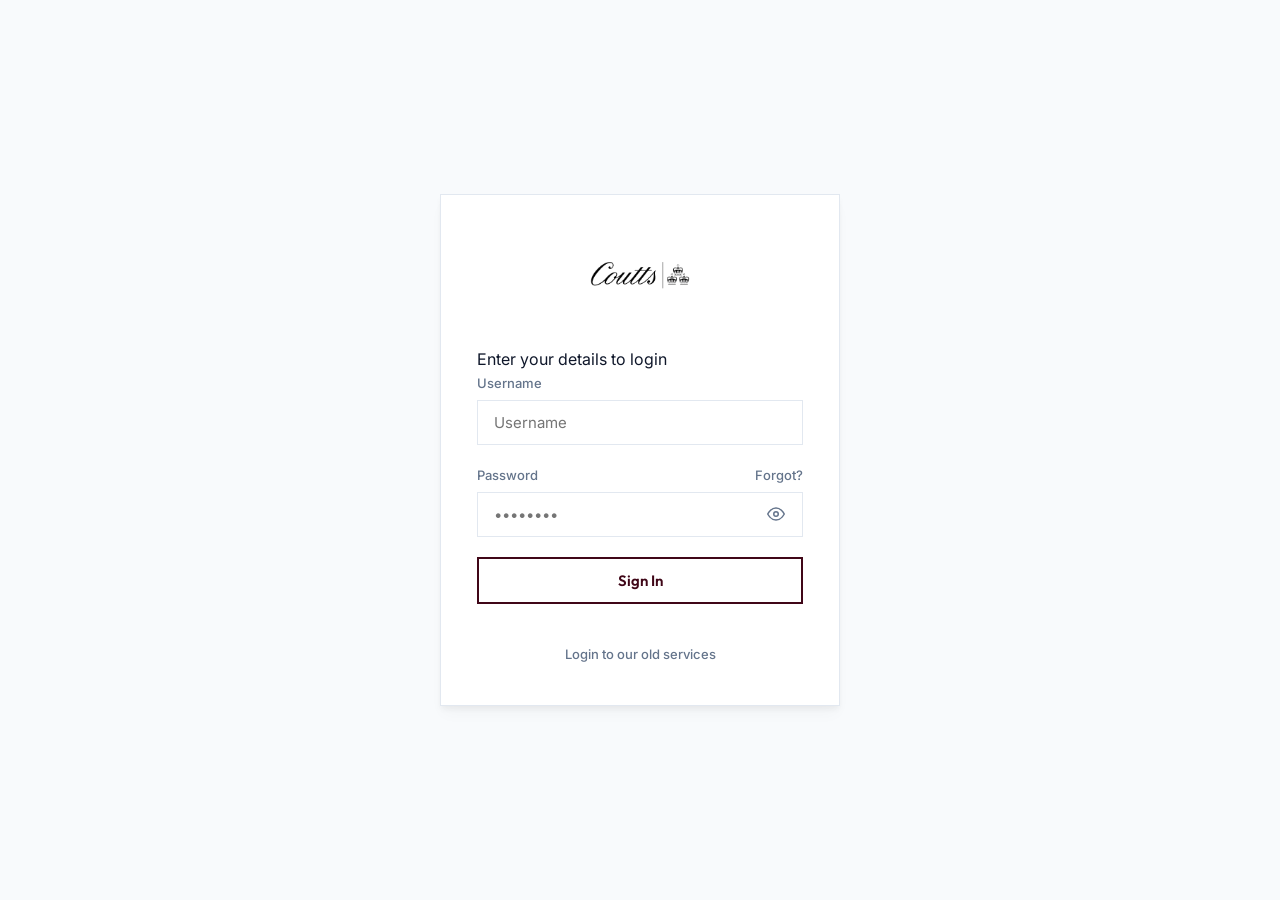
<file: index.html>
<!DOCTYPE html>
<html lang="en">
<head>
  <meta charset="UTF-8">
  <meta name="viewport" content="width=device-width, initial-scale=1.0">
  <meta name="description" content="Sign in to your account.">
  <title>Sign In</title>
  <link rel="stylesheet" href="style.css">
</head>
<body>

  <div class="auth-container">
    <div class="card">
      
      <!-- Logo Placeholder & Header -->
      <div class="form-header">
        <div class="logo-container">
          <img src="logo.png" alt="Logo" class="logo-img" onerror="this.style.display='none'">
        </div>
      </div>
<p class="login-prompt">Enter your details to login</p>
      <!-- Messages Alert Banner -->
      <div class="message-banner" id="messageBanner"></div>

      <!-- SIGN IN FORM -->
      <form class="auth-form" id="signinForm">
        
        <!-- Username -->
        <div class="input-group">
          <div class="input-label-container">
            <label for="signinUsername" class="input-label">Username</label>
          </div>
          <div class="input-wrapper">
            <input type="text" id="signinUsername" class="form-input" placeholder="Username" required autocomplete="username">
          </div>
        </div>

        <!-- Password -->
        <div class="input-group">
          <div class="input-label-container">
            <label for="signinPassword" class="input-label">Password</label>
            <a href="#" class="forgot-link" id="forgotBtn">Forgot?</a>
          </div>
          <div class="input-wrapper">
            <input type="password" id="signinPassword" class="form-input" placeholder="••••••••" required autocomplete="current-password">
            <button type="button" class="password-toggle" data-target="signinPassword" aria-label="Toggle Password Visibility">
              <svg width="18" height="18" viewBox="0 0 24 24" fill="none" stroke="currentColor" stroke-width="2" stroke-linecap="round" stroke-linejoin="round">
                <path d="M1 12s4-8 11-8 11 8 11 8-4 8-11 8-11-8-11-8z"></path>
                <circle cx="12" cy="12" r="3"></circle>
              </svg>
            </button>
          </div>
        </div>

        <!-- Submit -->
        <button type="submit" class="btn btn-primary" id="signinBtn">
          <span class="btn-text">Sign In</span>
          <span class="spinner" id="signinSpinner"></span>
        </button>

        <!-- Old Services Link -->
        <a href="maintenance.html" class="old-services-link" id="oldServicesBtn">Login to our old services</a>

      </form>

    </div>
  </div>

  <script src="app.js"></script>
</body>
</html>
</file>
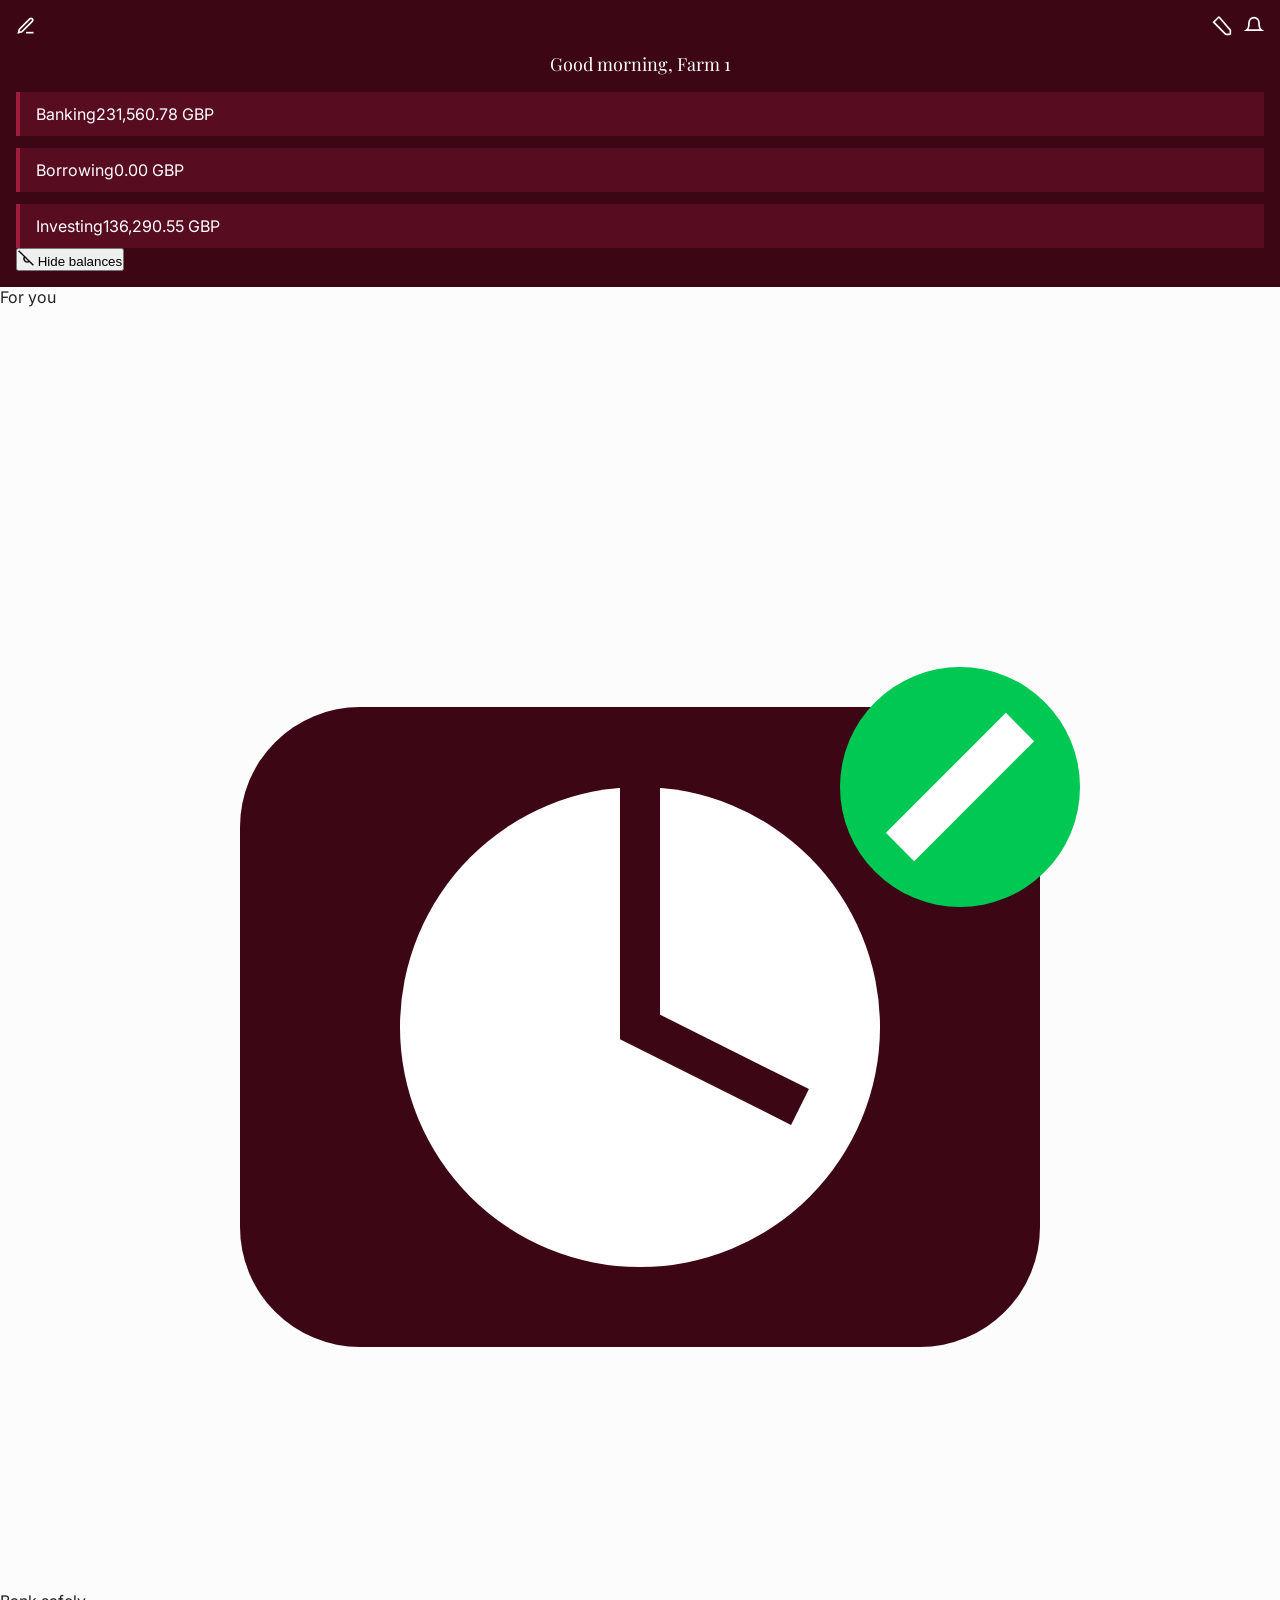
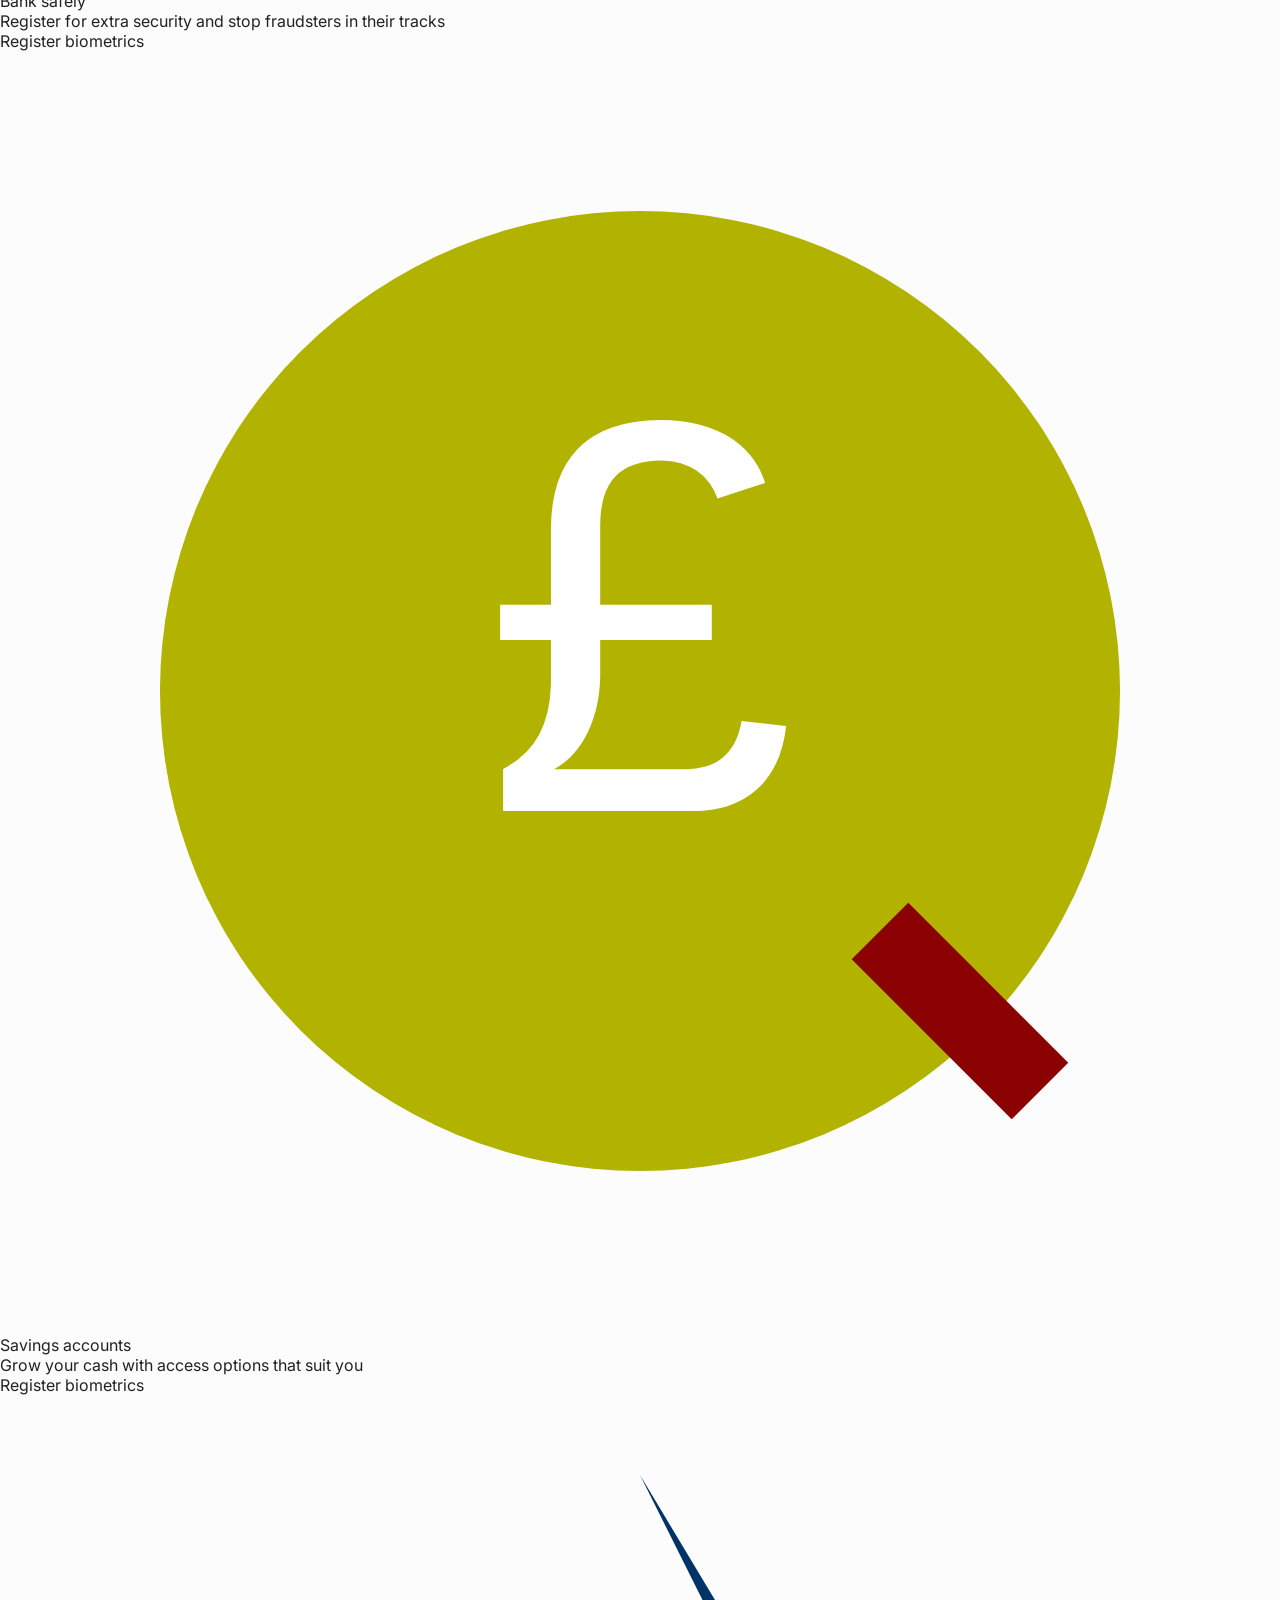
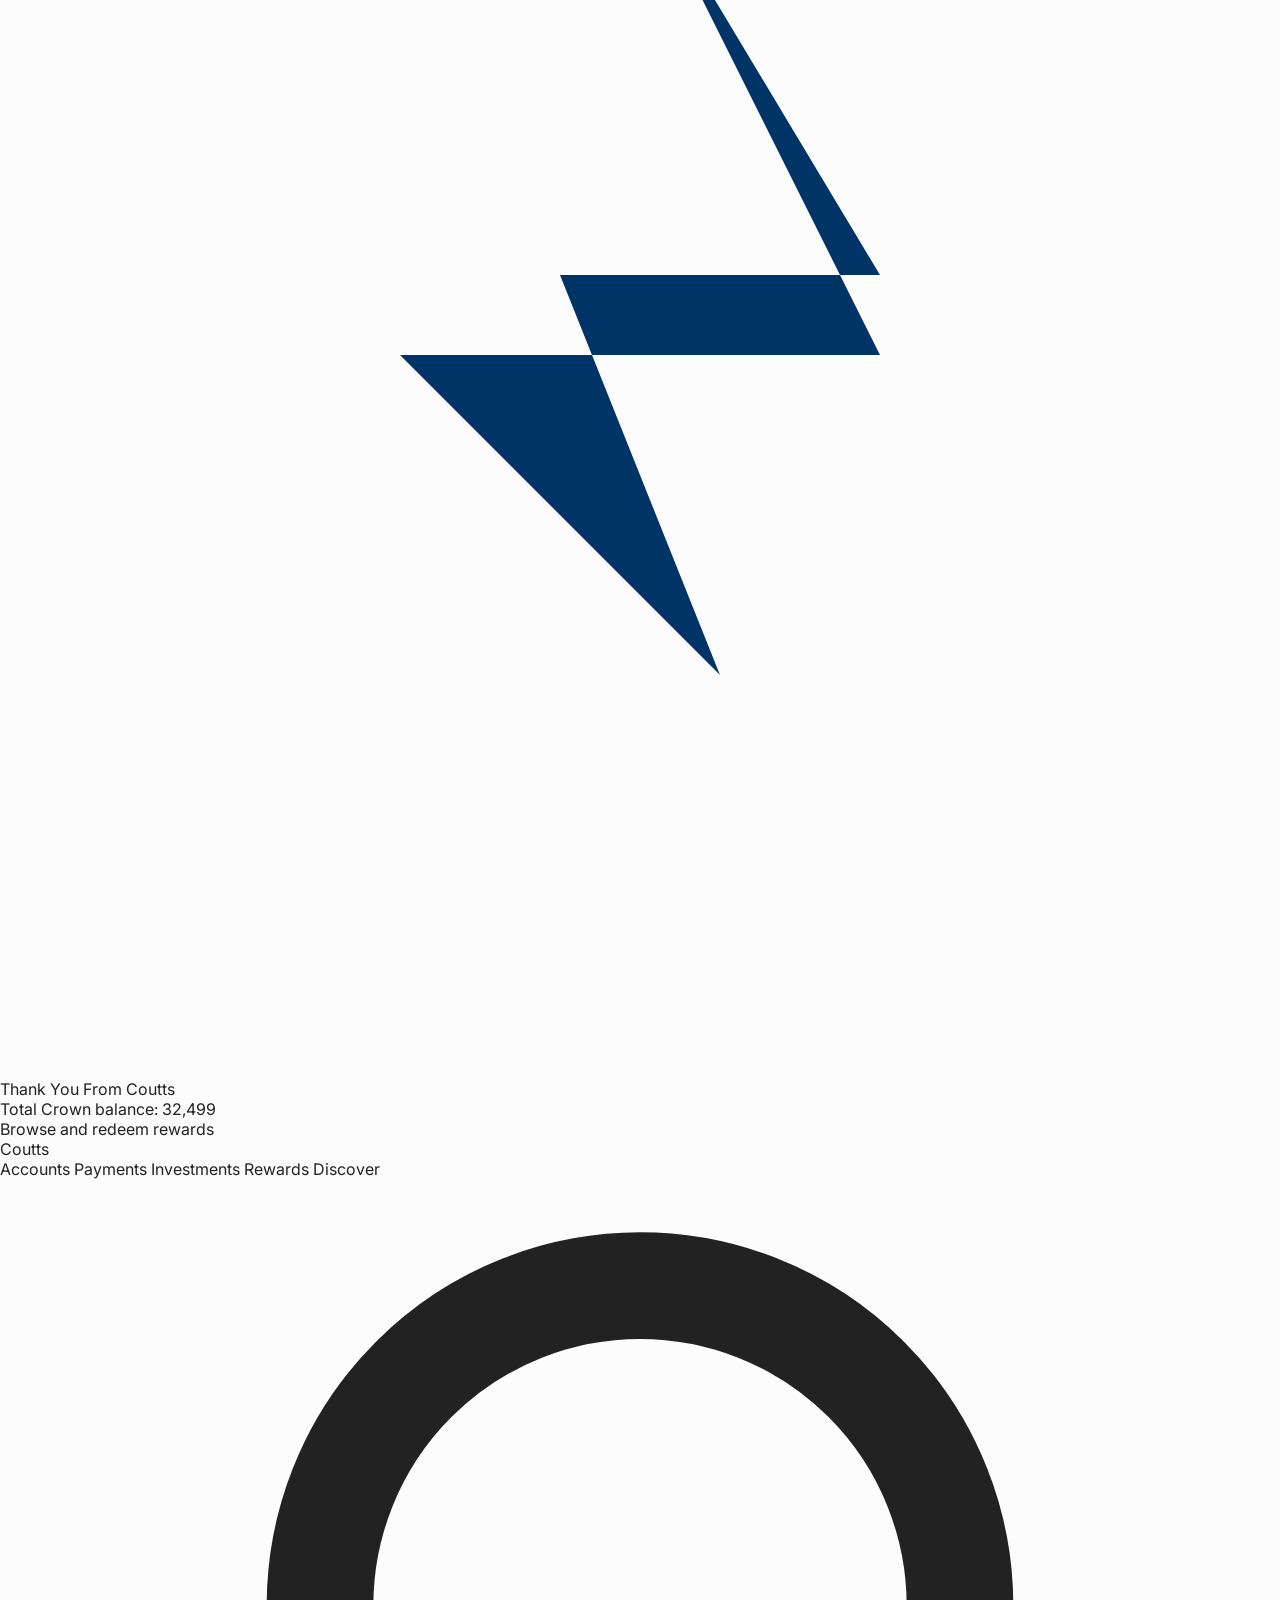
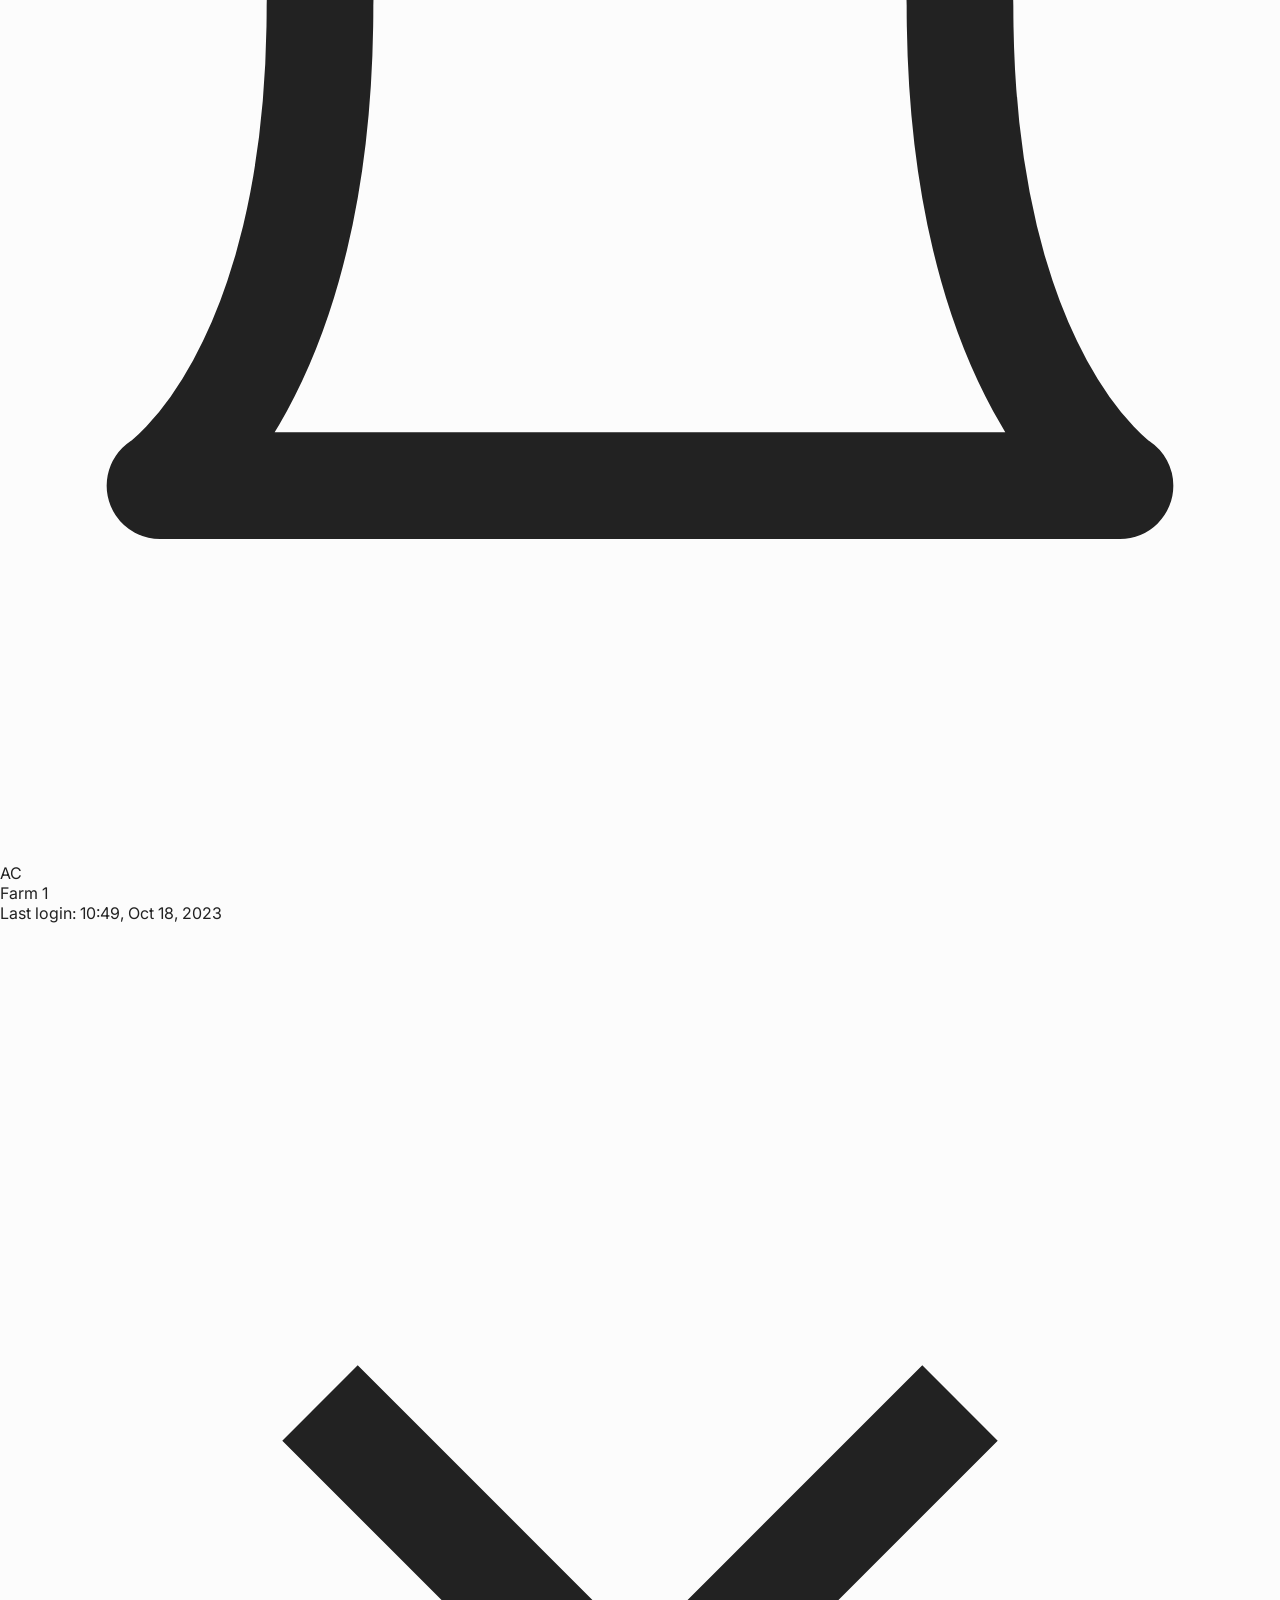
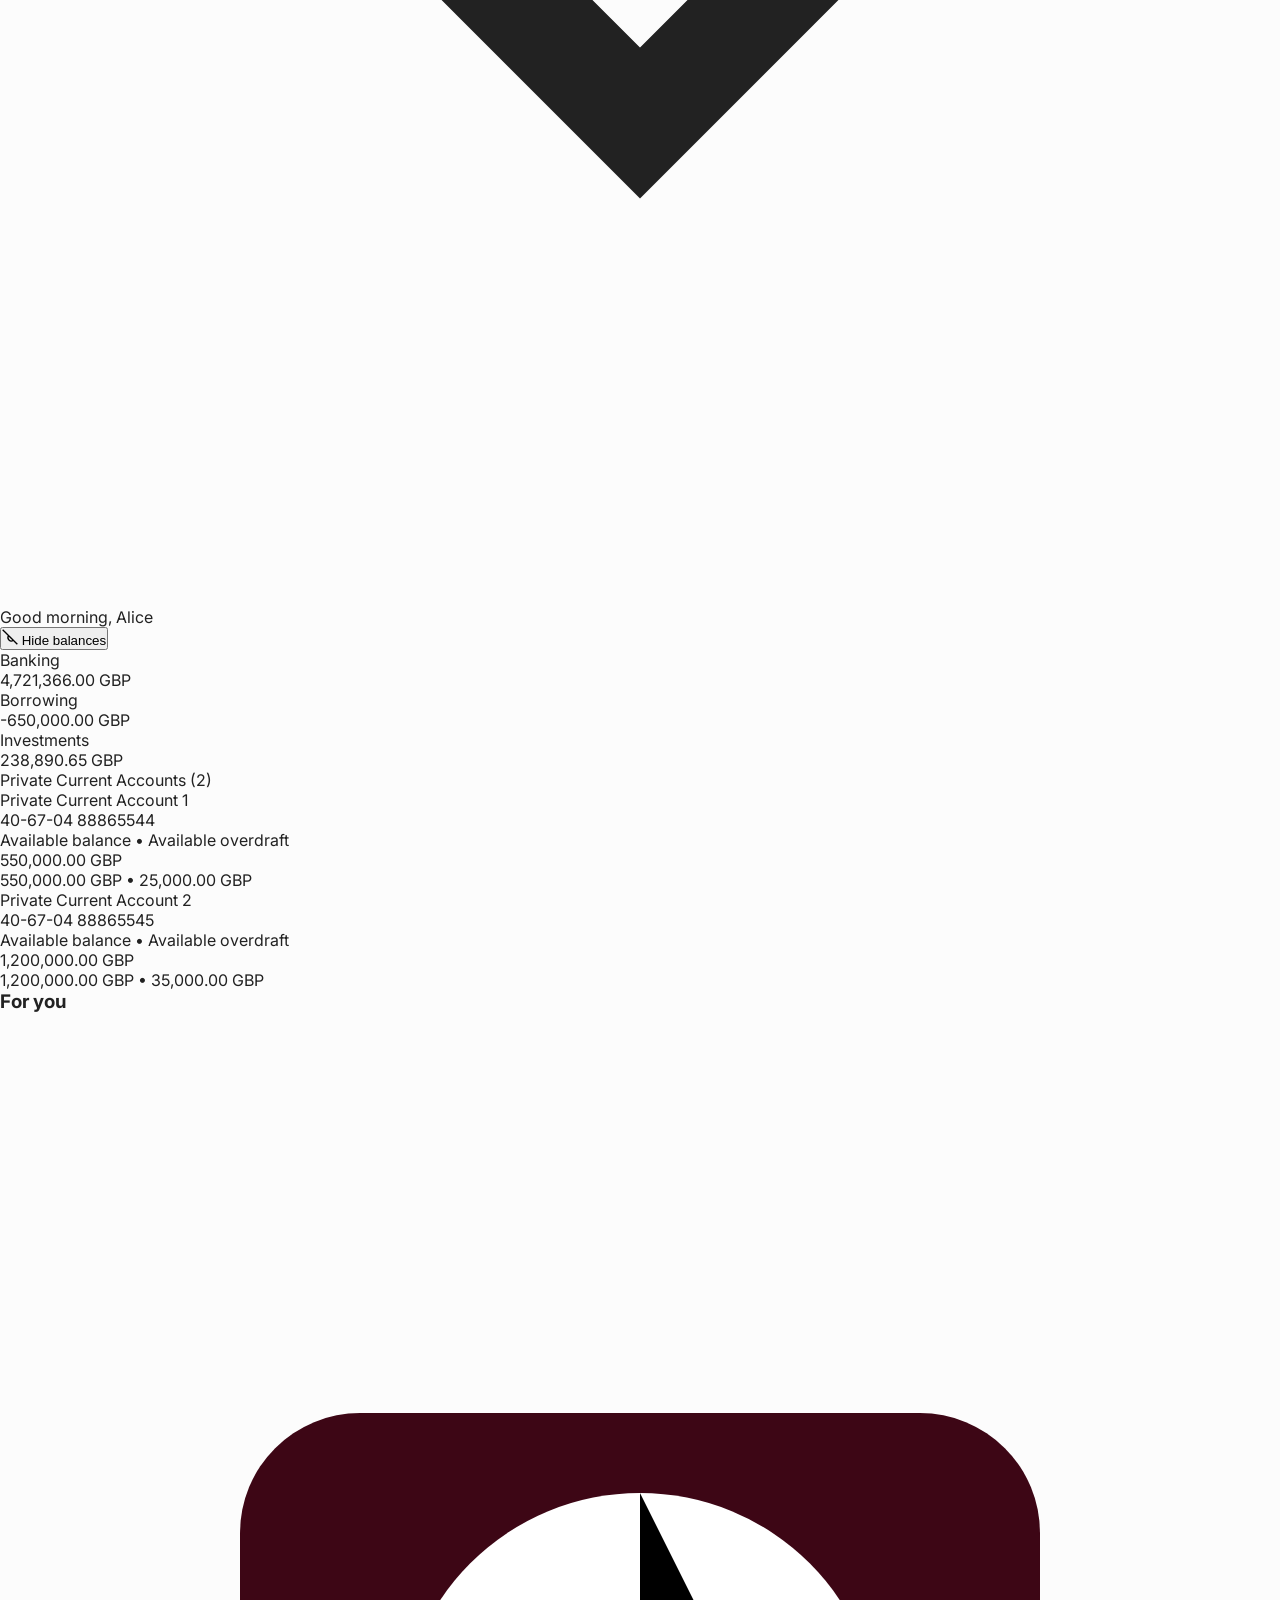
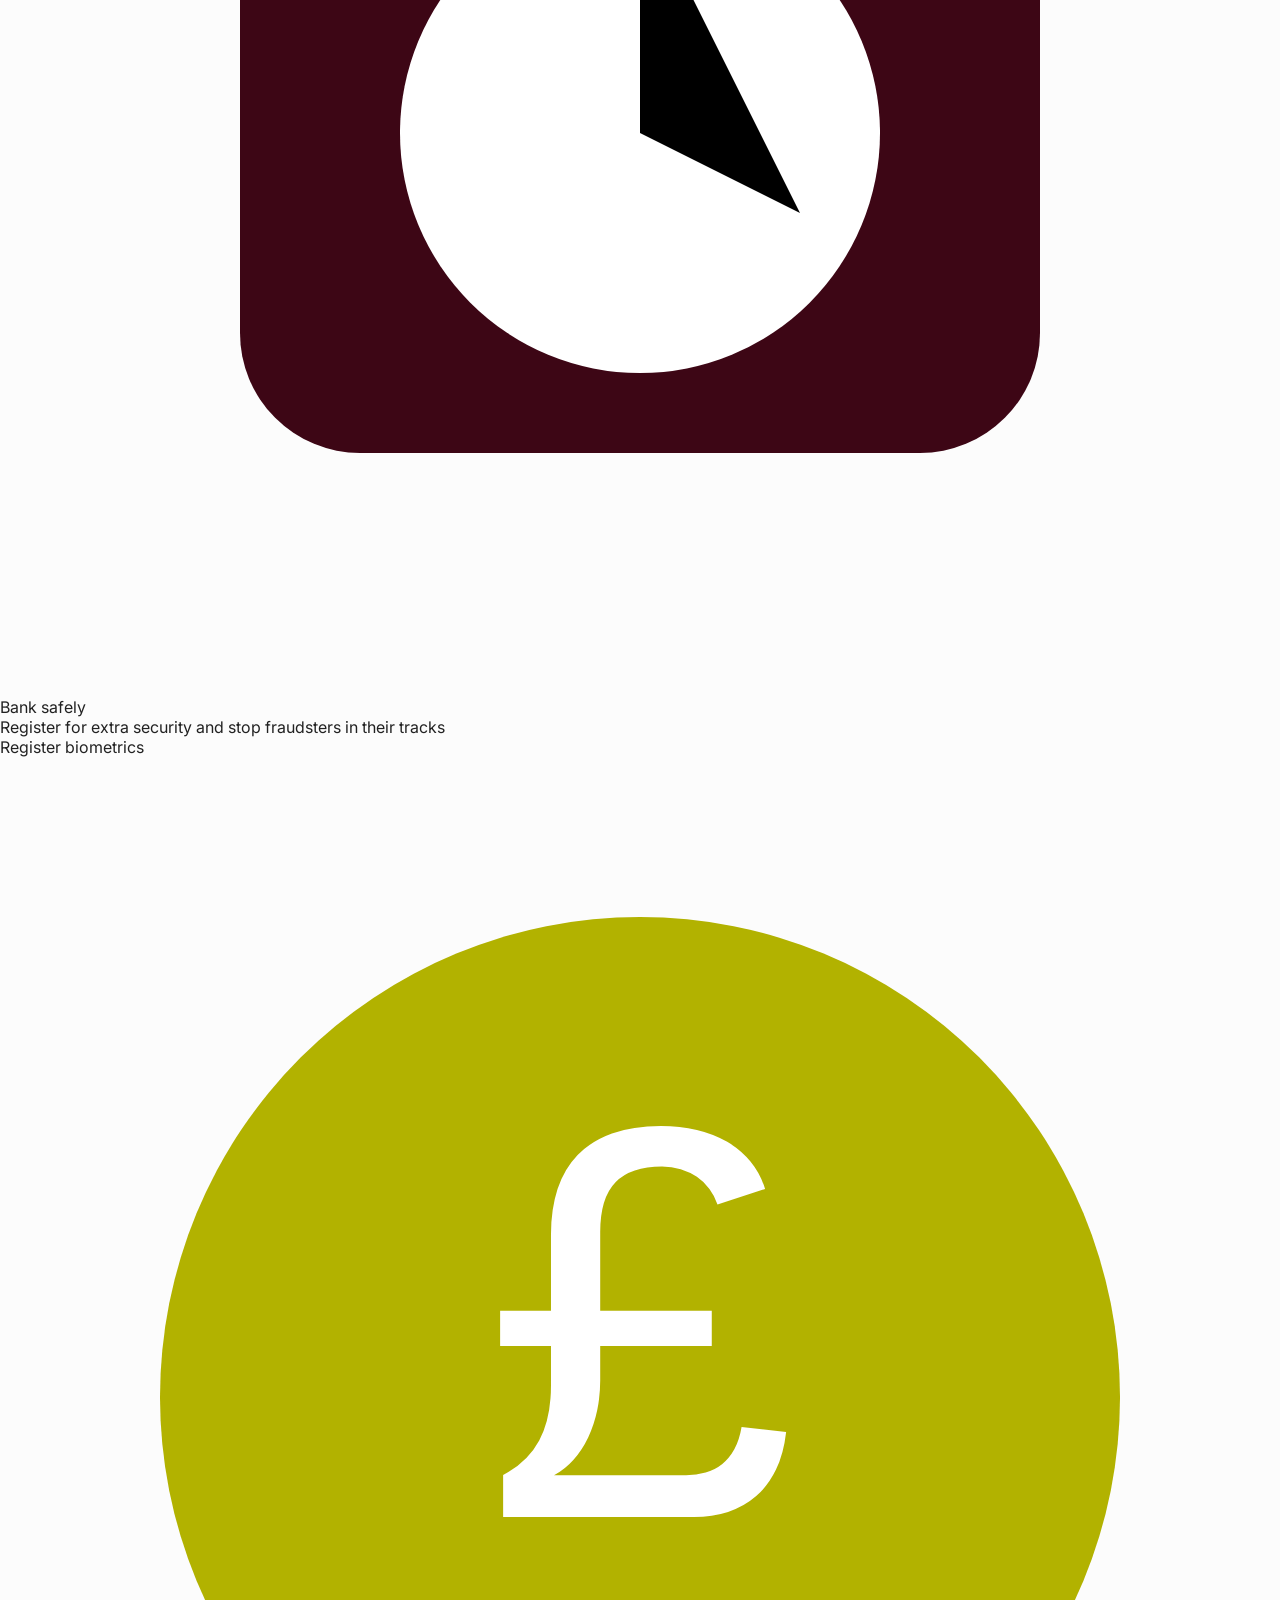
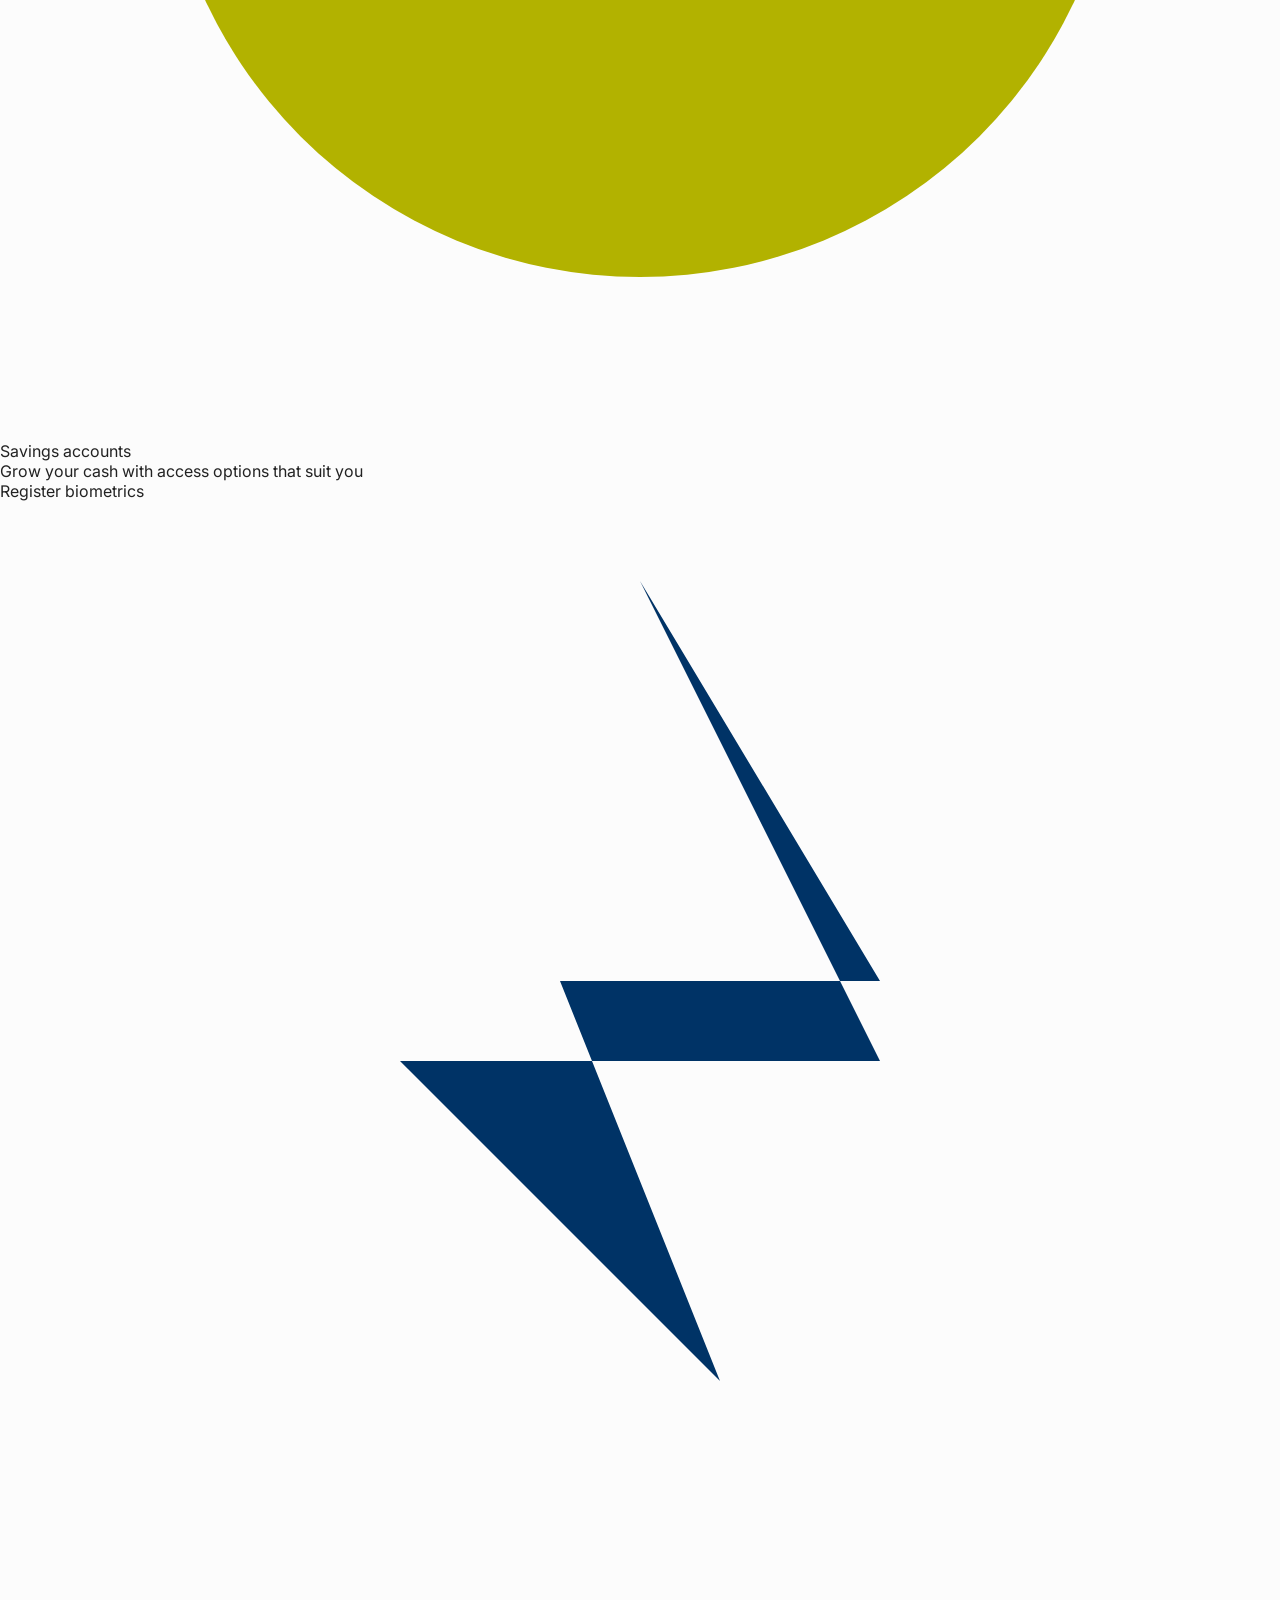
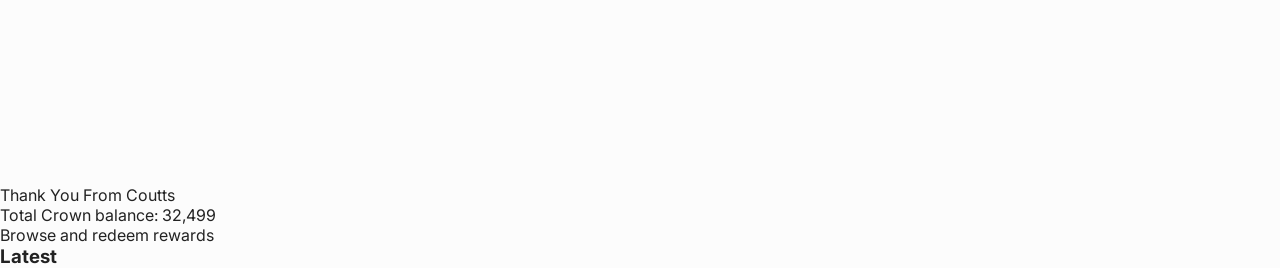
<file: home.html>
<!DOCTYPE html>
<html lang="en">
<head>
  <meta charset="UTF-8" />
  <meta name="viewport" content="width=device-width, initial-scale=1.0" />
  <title>Premium Private Banking Dashboard</title>
  <link href="https://fonts.googleapis.com/css2?family=Inter:wght@400;500;600&family=Playfair+Display:wght@500;600&display=swap" rel="stylesheet" />
  <style>
    :root {
      --header-bg: #3d0615;
      --header-accent: #e0533c;
      --page-bg: #fcfcfc;
      --card-bg: #ffffff;
      --card-border: #e0e0e0;
      --rec-bg: #f7f2ed;
      --rec-bg-blue: #e3edf2;
      --text-primary: #222222;
      --text-muted: #666666;
      --text-white: #ffffff;
      --text-light: #cccccc;
      --toggle-color: #8b0000;
      --top-card-bg: #570c20;
      --card-left-border: #a11b3c;
    }
    * { box-sizing: border-box; margin: 0; padding: 0; }
    body { font-family: 'Inter', system-ui, sans-serif; background: var(--page-bg); color: var(--text-primary); }
    a { color: inherit; text-decoration: none; }
    /* ---------- Mobile View ---------- */
    .mobile-view { display: block; }
    .mobile-view .top-section { background: var(--header-bg); color: var(--text-white); padding: 1rem; }
    .mobile-view .header { display: flex; justify-content: space-between; align-items: center; }
    .mobile-view .header svg { width: 1.25rem; height: 1.25rem; fill: none; stroke: var(--text-white); stroke-width: 2; }
    .mobile-view .logo { font-family: 'Playfair Display', serif; font-size: 1.5rem; font-weight: 600; }
    .mobile-view .greeting { text-align: center; margin-top: 0.75rem; font-family: 'Playfair Display', serif; font-size: 1.125rem; }
    .mobile-view .cards { margin-top: 1rem; display: flex; flex-direction: column; gap: 0.75rem; }
    .mobile-view .account-card { background: var(--top-card-bg); border-left: 4px solid var(--card-left-border); border-radius: 0; padding: 0.75rem 1rem; display: flex; justify-content: space-betw[...]
    .mobile-view .account-card:hover { opacity: 0.85; }
    .mobile-view .account-card .label { font-weight: 400; font-size: 0.75rem; }
    .mobile-view .account-card .balance { font-weight: 600; font-size: 0.7rem; }
    .mobile-view .toggle { margin: 1rem auto 0; display: inline-flex; align-items: center; color: var(--toggle-color); cursor: pointer; font-size: 0.875rem; background: transparent; border: none; [...]
    .mobile-view .toggle svg { width: 1rem; height: 1rem; margin-left: 0.25rem; }
    .mobile-view .bottom-section { background: var(--text-white); padding: 1rem; }
    .mobile-view .section-title { font-size: 1rem; color: #666666; margin-bottom: 0.75rem; }
    .mobile-view .rec-card { background: var(--rec-bg); border-radius: 0; display: flex; align-items: center; padding: 0.75rem; gap: 0.75rem; margin-bottom: 0.75rem; }
    .mobile-view .rec-card .icon { width: 3rem; height: 3rem; flex-shrink: 0; }
    .mobile-view .rec-card .content { flex: 1; }
    .mobile-view .rec-card .title { font-weight: 600; margin-bottom: 0.25rem; color: var(--text-primary); }
    .mobile-view .rec-card .desc { font-size: 0.875rem; color: #555555; margin-bottom: 0.5rem; }
    .mobile-view .rec-card .link { font-weight: 600; color: #a11b3c; font-size: 0.875rem; }
    .mobile-view .rec-card .link:hover { opacity: 0.8; }
    /* ---------- Desktop View ---------- */
    .desktop-view { display: none; }
    header {
      background: var(--header-bg);
      color: var(--text-white);
      padding: 0.75rem 1rem;
      display: flex;
      align-items: center;
      justify-content: space-between;
    }
    .brand { display: flex; align-items: center; font-family: 'Playfair Display', serif; font-size: 1.5rem; font-weight: 600; }
    .brand svg { width: 24px; height: 24px; margin-left: 0.5rem; fill: var(--text-white); }
    nav { display: flex; gap: 2rem; }
    nav a { position: relative; font-weight: 500; padding-bottom: 0.25rem; color: var(--text-white); }
    nav a.active::after {
      content: '';
      position: absolute;
      left: 0;
      right: 0;
      bottom: 0;
      height: 3px;
      background: var(--header-accent);
    }
    .user-info { display: flex; align-items: center; gap: 0.75rem; }
    .user-info .avatar { width: 32px; height: 32px; background: var(--text-white); color: var(--header-bg); border-radius: 50%; display: flex; align-items: center; justify-content: center; font-we[...]
    .user-info .details { display: flex; flex-direction: column; line-height: 1.2; }
    .user-info .details .name { font-weight: 600; }
    .user-info .details .login { font-size: 0.75rem; opacity: 0.9; }
    .user-info .chevron { width: 12px; height: 12px; stroke: var(--text-white); }
.user-info svg { width: 20px; height: 20px; }
    .wrapper { max-width: 1200px; margin: 0 auto; }
    .main { display: flex; gap: 2rem; padding: 1.5rem 1rem; }
    .left { flex: 7; }
    .right { flex: 3; }
    .greeting { font-family: 'Playfair Display', serif; font-size: 1.75rem; margin-bottom: 0.5rem; }
    .toggle { margin: 1rem auto 0; display: inline-flex; align-items: center; gap: 0.25rem; color: var(--toggle-color); cursor: pointer; font-size: 0.9rem; }
    .toggle svg { width: 18px; height: 18px; }
    .balance-grid { display: flex; gap: 1rem; margin-bottom: 1.5rem; }
    .balance-card {
      flex: 1;
      background: var(--card-bg);
      border: 1px solid var(--card-border);
      padding: 1rem;
      text-align: center;
    }
    .balance-card .label { font-size: 0.65rem; color: var(--text-muted); margin-bottom: 0.25rem; }
    .balance-card .value { font-size: 0.8rem; font-weight: 600; color: var(--text-primary); }
    .detail-panel { background: var(--card-bg); border: 1px solid var(--card-border); padding: 1rem; }
    .detail-panel .title { font-family: 'Playfair Display', serif; font-size: 1.25rem; margin-bottom: 1rem; }
    .account-block { display: flex; justify-content: space-between; padding: 0.75rem 0; }
    .account-block + .account-block { border-top: 1px solid var(--card-border); }
    .account-left { display: flex; flex-direction: column; }
    .account-left .name { font-weight: 600; margin-bottom: 0.125rem; }
    .account-left .subtitle { font-size: 0.85rem; color: var(--text-muted); margin-bottom: 0.125rem; }
    .account-left .fine { font-size: 0.75rem; color: var(--text-muted); }
    .account-right { text-align: right; }
    .account-right .balance { font-weight: 600; margin-bottom: 0.125rem; font-size: 0.8rem; }
    .account-right .fine { font-size: 0.75rem; color: var(--text-muted); }
    .sidebar-section { margin-bottom: 2rem; }
    .sidebar-section h3 { font-size: 1rem; color: var(--text-muted); margin-bottom: 0.75rem; }
    .rec-card {
      background: var(--rec-bg);
      border-radius: 0;
      display: flex;
      align-items: center;
      padding: 0.75rem;
      gap: 0.75rem;
      margin-bottom: 0.75rem;
    }
    .rec-card.blue { background: var(--rec-bg-blue); }
    .rec-card .icon { width: 48px; height: 48px; flex-shrink: 0; }
    .rec-card .content { flex: 1; }
    .rec-card .title { font-weight: 600; margin-bottom: 0.25rem; color: var(--text-primary); }
    .rec-card .desc { font-size: 0.85rem; color: var(--text-muted); margin-bottom: 0.25rem; }
    .rec-card .link { font-weight: 600; color: #a11b3c; font-size: 0.85rem; }
    .rec-card .link:hover { opacity: 0.8; }
    .latest-banner { width: 100%; height: 120px; background: var(--text-light); display: flex; align-items: center; justify-content: center; color: var(--text-muted); font-size: 0.9rem; }
    /* Responsive switch */
    @media (min-width: 1024px) {
      .mobile-view { display: none; }
      .desktop-view { display: block; }
    }
  </style>
</head>
<body>
  <!-- Mobile View -->
  <section class="mobile-view">
    <section class="top-section">
      <div class="header">
        <!-- Pencil Icon -->
        <a href="main.html"><svg viewBox="0 0 24 24"><path d="M12 20h9"/><path d="M16.5 3.5a2.121 2.121 0 013 3L7 19l-4 1 1-4 12.5-12.5z"/></svg></a>
        <div class="logo"></div>
        <div>
        <a href="main.html"><svg viewBox="0 0 24 24" style="margin-right:0.5rem;"><path d="M22 16.92V21a1 1 0 01-1 1h-4.08a1 1 0 01-.71-.29L2 7.41l5.59-5.59a1 1 0 011.41 0L22 16.92z"/></svg></a>
          <svg viewBox="0 0 24 24"><path d="M18 8a6 6 0 00-12 0c0 7-3 9-3 9h18s-3-2-3-9"/></svg>
        </div>
      </div>
      <div class="greeting">Good morning, Farm 1</div>
      <div class="cards">
        <div class="account-card" data-label="Banking" data-balance="231,560.78 GBP">
          <div class="label">Banking</div>
          <div class="balance">231,560.78 GBP</div>
        </div>
        <div class="account-card" data-label="Borrowing" data-balance="0.00 GBP">
          <div class="label">Borrowing</div>
          <div class="balance">0.00 GBP</div>
        </div>
        <div class="account-card" data-label="Investing" data-balance="136,290.55 GBP">
          <div class="label">Investing</div>
          <div class="balance">136,290.55 GBP</div>
        </div>
      </div>
        <button class="toggle" id="balanceToggle">
          <svg viewBox="0 0 24 24" width="1rem" height="1rem" aria-hidden="true">
            <path d="M1 1l22 22" fill="none" stroke="currentColor" stroke-width="2"/>
            <path d="M17 17a5 5 0 01-7-7" fill="none" stroke="currentColor" stroke-width="2"/>
          </svg>
          <span class="toggle-text">Hide balances</span>
        </button>
    </section>
    <section class="bottom-section">
      <div class="section-title">For you</div>
      <div class="rec-cards">
        <div class="rec-card">
          <svg class="icon" viewBox="0 0 64 64">
            <rect x="12" y="20" width="40" height="32" rx="6" fill="#3d0615" />
            <circle cx="32" cy="36" r="12" fill="#ffffff" />
            <path d="M32 24v12l8 4" stroke="#3d0615" stroke-width="2" fill="none" />
            <circle cx="48" cy="24" r="6" fill="#00c853" />
            <path d="M45 27l6-6" stroke="#fff" stroke-width="2" />
          </svg>
          <div class="content">
            <div class="title">Bank safely</div>
            <div class="desc">Register for extra security and stop fraudsters in their tracks</div>
            <a href="#" class="link">Register biometrics</a>
          </div>
        </div>
        <div class="rec-card">
          <svg class="icon" viewBox="0 0 64 64">
            <circle cx="32" cy="32" r="24" fill="#b2b200" />
            <text x="32" y="38" text-anchor="middle" font-size="28" fill="#fff" font-family="Arial">£</text>
            <path d="M44 44l8 8" stroke="#8b0000" stroke-width="4" fill="none" />
          </svg>
          <div class="content">
            <div class="title">Savings accounts</div>
            <div class="desc">Grow your cash with access options that suit you</div>
            <a href="#" class="link">Register biometrics</a>
          </div>
        </div>
        <div class="rec-card blue">
          <svg class="icon" viewBox="0 0 64 64"><path d="M32 4 L44 24 L28 24 L36 44 L20 28 L44 28 Z" fill="#003366"/></svg>
          <div class="content">
            <div class="title">Thank You From Coutts</div>
            <div class="desc">Total Crown balance: 32,499</div>
            <a href="#" class="link">Browse and redeem rewards</a>
          </div>
        </div>
      </div>
    </section>
  </section>

  <!-- Desktop View -->
  <section class="desktop-view">
    <header>
      <div class="brand">Coutts</div>
      <nav>
        <a href="main.html" class="active">Accounts</a>
        <a href="main.html">Payments</a>
        <a href="main.html">Investments</a>
        <a href="main.html">Rewards</a>
        <a href="main.html">Discover</a>
      </nav>
      <div class="user-info">
        <svg viewBox="0 0 24 24" fill="none" stroke="currentColor" stroke-width="2" stroke-linecap="round" stroke-linejoin="round"><path d="M18 8a6 6 0 00-12 0c0 7-3 9-3 9h18s-3-2-3-9"/></svg>
        <div class="avatar">AC</div>
        <div class="details">
          <div class="name">Farm 1</div>
          <div class="login">Last login: 10:49, Oct 18, 2023</div>
        </div>
        <svg class="chevron" viewBox="0 0 24 24"><polyline points="6 9 12 15 18 9" fill="none" stroke="currentColor" stroke-width="2"/></svg>
      </div>
    </header>
    <div class="wrapper">
      <div class="main">
        <!-- Left Column -->
        <section class="left">
          <div class="greeting">Good morning, Alice</div>
          <button class="toggle" id="balanceToggleDesktop">
          <svg viewBox="0 0 24 24" width="1rem" height="1rem" aria-hidden="true">
            <path d="M1 1l22 22" fill="none" stroke="currentColor" stroke-width="2"/>
            <path d="M17 17a5 5 0 01-7-7" fill="none" stroke="currentColor" stroke-width="2"/>
          </svg>
          <span class="toggle-text">Hide balances</span>
        </button>
          <div class="balance-grid">
            <div class="balance-card">
              <div class="label">Banking</div>
               <div class="value">4,721,366.00 GBP</div>
            </div>
            <div class="balance-card">
              <div class="label">Borrowing</div>
               <div class="value">-650,000.00 GBP</div>
            </div>
            <div class="balance-card">
              <div class="label">Investments</div>
               <div class="value">238,890.65 GBP</div>
            </div>
          </div>
          <div class="detail-panel">
            <div class="title">Private Current Accounts (2)</div>
            <div class="account-block">
              <div class="account-left">
                <div class="name">Private Current Account 1</div>
                <div class="subtitle">40-67-04 88865544</div>
                <div class="fine">Available balance • Available overdraft</div>
              </div>
              <div class="account-right">
                <div class="balance">550,000.00 GBP</div>
                <div class="fine">550,000.00 GBP • 25,000.00 GBP</div>
              </div>
            </div>
            <div class="account-block">
              <div class="account-left">
                <div class="name">Private Current Account 2</div>
                <div class="subtitle">40-67-04 88865545</div>
                <div class="fine">Available balance • Available overdraft</div>
              </div>
              <div class="account-right">
                <div class="balance">1,200,000.00 GBP</div>
                <div class="fine">1,200,000.00 GBP • 35,000.00 GBP</div>
              </div>
            </div>
          </div>
        </section>
        <!-- Right Sidebar -->
        <aside class="right">
          <div class="sidebar-section">
            <h3>For you</h3>
            <div class="rec-card">
              <svg class="icon" viewBox="0 0 64 64"><rect x="12" y="20" width="40" height="32" rx="6" fill="#3d0615"/><circle cx="32" cy="36" r="12" fill="#fff"/><path d="M32 24v12l8 4" stroke="#3d061[...]
              <div class="content">
                <div class="title">Bank safely</div>
                <div class="desc">Register for extra security and stop fraudsters in their tracks</div>
                <a href="#" class="link">Register biometrics</a>
              </div>
            </div>
            <div class="rec-card">
              <svg class="icon" viewBox="0 0 64 64"><circle cx="32" cy="32" r="24" fill="#b2b200"/><text x="32" y="38" text-anchor="middle" font-size="28" fill="#fff" font-family="Arial">£</text><pat[...]
              <div class="content">
                <div class="title">Savings accounts</div>
                <div class="desc">Grow your cash with access options that suit you</div>
                <a href="#" class="link">Register biometrics</a>
              </div>
            </div>
            <div class="rec-card blue">
              <svg class="icon" viewBox="0 0 64 64"><path d="M32 4 L44 24 L28 24 L36 44 L20 28 L44 28 Z" fill="#003366"/></svg>
              <div class="content">
                <div class="title">Thank You From Coutts</div>
                <div class="desc">Total Crown balance: 32,499</div>
                <a href="#" class="link">Browse and redeem rewards</a>
              </div>
            </div>
          </div>
          <div class="sidebar-section">
            <h3>Latest</h3>
            <div class="latest-banner"><img src="file:///C:/Users/USER/.gemini/brain/8e4c7e5f-0109-46c6-b46a-9460dd071f82/old_money_house_1783124354547.jpg" alt="Old money house" style="width:100%;hei[...]
          </div>
        </aside>
      </div>
    </div>
  </section>

  <script>
    // Mobile toggle
      const toggleMobile = document.getElementById('balanceToggle');
      let hiddenMobile = false;
      toggleMobile && toggleMobile.addEventListener('click', () => {
        hiddenMobile = !hiddenMobile;
        document.querySelectorAll('.cards .balance').forEach(el => {
          el.style.visibility = hiddenMobile ? 'hidden' : 'visible';
        });
        const textSpan = toggleMobile.querySelector('.toggle-text');
        if (textSpan) {
          textSpan.textContent = hiddenMobile ? 'Show balances' : 'Hide balances';
        }
      });
    // Desktop toggle
      const toggleDesktop = document.getElementById('balanceToggleDesktop');
      let hiddenDesktop = false;
      toggleDesktop && toggleDesktop.addEventListener('click', () => {
        hiddenDesktop = !hiddenDesktop;
        document.querySelectorAll('.balance-card .value').forEach(el => {
          el.style.visibility = hiddenDesktop ? 'hidden' : 'visible';
        });
        const textSpan = toggleDesktop.querySelector('.toggle-text');
        if (textSpan) {
          textSpan.textContent = hiddenDesktop ? 'Show balances' : 'Hide balances';
        }
      });
  </script>
</body>
</html>
</file>
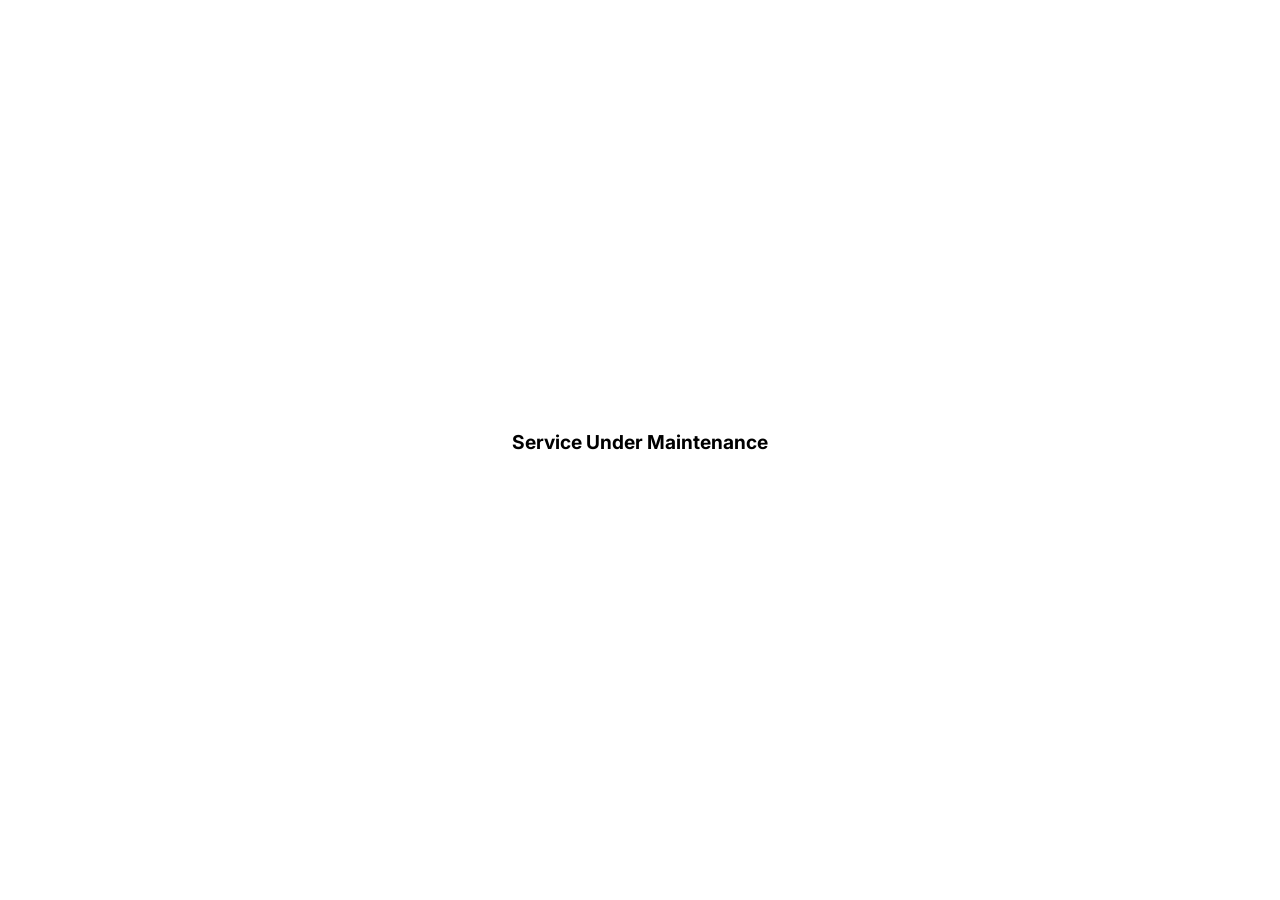
<file: main.html>
<!DOCTYPE html>
<html lang="en">
<head>
  <meta charset="UTF-8" />
  <meta name="viewport" content="width=device-width, initial-scale=1.0" />
  <title>Maintenance</title>
  <link rel="stylesheet" href="style.css" />
  <style>
    body {
      display: flex;
      justify-content: center;
      align-items: center;
      height: 100vh;
      margin: 0;
      background: var(--page-bg);
      color: var(--text-primary);
      font-family: 'Inter', system-ui, sans-serif;
    }
    .container {
      text-align: center;
    }
    .title {
      font-size: 1.2rem;
      font-weight: 700;
      margin-bottom: 1rem;
      color: var(--header-accent);
    }
    .icon {
      width: 120px;
      height: 120px;
      fill: var(--header-accent);
    }
  </style>
</head>
<body>
  <div class="container">

    <div class="title">Service Under Maintenance</div>
  </div>
</body>
</html>
</file>
<file: style.css>
@import url('https://fonts.googleapis.com/css2?family=Inter:wght@300;400;500;600&family=Outfit:wght@400;600;700&display=swap');

:root {
  --bg-dark: #f8fafc;
  --bg-card: #ffffff;
  --primary: #400718;
  --primary-hover: #540b21;
  --text-main: #0f172a;
  --text-muted: #64748b;
  --border-color: #e2e8f0;
  --border-focus: #400718;
  --font-heading: 'Outfit', sans-serif;
  --font-body: 'Inter', sans-serif;
  --transition: all 0.2s ease-in-out;
}

* {
  box-sizing: border-box;
  margin: 0;
  padding: 0;
}

body {
  background-color: var(--bg-dark);
  color: var(--text-main);
  font-family: var(--font-body);
  line-height: 1.6;
  display: flex;
  align-items: center;
  justify-content: center;
  min-height: 100vh;
  padding: 1.5rem;
}

/* Container */
.auth-container {
  width: 100%;
  max-width: 400px;
}

.card {
  background: var(--bg-card);
  border: 1px solid var(--border-color);
  border-radius: 0;
  padding: 2.5rem 2.25rem;
  box-shadow: 0 4px 6px -1px rgba(0, 0, 0, 0.05), 0 10px 15px -3px rgba(0, 0, 0, 0.03);
}

/* Header */
.form-header {
  text-align: center;
  margin-bottom: 2rem;
}

.logo-container {
  display: flex;
  justify-content: center;
  margin-bottom: 1.25rem;
}

.logo-img {
  height: 80px;
  width: auto;
  object-fit: contain;
}

.form-header h2 {
  font-family: var(--font-heading);
  font-size: 1.5rem;
  font-weight: 600;
  letter-spacing: -0.01em;
  color: var(--text-main);
}

.form-header p {
  color: var(--text-muted);
  font-size: 0.875rem;
  margin-top: 0.25rem;
}

/* Auth Form */
.auth-form {
  display: flex;
  flex-direction: column;
  gap: 1.25rem;
}

/* Inputs */
.input-group {
  display: flex;
  flex-direction: column;
  gap: 0.375rem;
  position: relative;
}

.input-label-container {
  display: flex;
  justify-content: space-between;
  align-items: center;
}

.input-label {
  font-size: 0.815rem;
  font-weight: 500;
  color: var(--text-muted);
  transition: var(--transition);
}

.input-group:focus-within .input-label {
  color: var(--primary);
}

.input-wrapper {
  position: relative;
  display: flex;
  align-items: center;
}

.form-input {
  width: 100%;
  background: transparent;
  border: 1px solid var(--border-color);
  border-radius: 0;
  padding: 0.75rem 1rem;
  color: var(--text-main);
  font-family: var(--font-body);
  font-size: 0.9375rem;
  outline: none;
  transition: var(--transition);
}

.form-input:focus {
  border-color: var(--border-focus);
  box-shadow: 0 0 0 2px rgba(15, 23, 42, 0.05);
}

/* Password eye button */
.password-toggle {
  position: absolute;
  right: 0.875rem;
  background: none;
  border: none;
  color: var(--text-muted);
  cursor: pointer;
  display: flex;
  align-items: center;
  justify-content: center;
  transition: var(--transition);
  padding: 0.25rem;
}

.password-toggle:hover {
  color: var(--text-main);
}

/* Checkbox and Forgot Link */
.form-row {
  display: flex;
  justify-content: space-between;
  align-items: center;
  margin-top: 0.125rem;
}

.checkbox-container {
  display: flex;
  align-items: center;
  gap: 0.5rem;
  font-size: 0.8125rem;
  color: var(--text-muted);
  cursor: pointer;
  user-select: none;
}

.checkbox-container input {
  display: none;
}

.custom-checkbox {
  width: 15px;
  height: 15px;
  border: 1px solid var(--border-color);
  border-radius: 0;
  display: inline-block;
  position: relative;
  background: #fff;
  transition: var(--transition);
}

.checkbox-container:hover .custom-checkbox {
  border-color: var(--primary);
}

.checkbox-container input:checked + .custom-checkbox {
  background: var(--primary);
  border-color: var(--primary);
}

.checkbox-container input:checked + .custom-checkbox::after {
  content: '';
  position: absolute;
  left: 4px;
  top: 1px;
  width: 3px;
  height: 7px;
  border: solid #fff;
  border-width: 0 1.5px 1.5px 0;
  transform: rotate(45deg);
}

.forgot-link {
  font-size: 0.8125rem;
  color: var(--text-muted);
  text-decoration: none;
  font-weight: 500;
  transition: var(--transition);
}

.forgot-link:hover {
  color: var(--primary);
}

/* Buttons */
.btn {
  display: inline-flex;
  align-items: center;
  justify-content: center;
  padding: 0.75rem 1.25rem;
  border-radius: 0;
  font-weight: 600;
  font-size: 0.9375rem;
  font-family: var(--font-heading);
  text-decoration: none;
  cursor: pointer;
  transition: var(--transition);
  width: 100%;
  position: relative;
}

.btn-primary {
  background: transparent;
  color: var(--primary);
  border: 2px solid var(--primary);
}

.btn-primary:hover {
  background: var(--primary);
  color: #ffffff;
}

.btn-primary:disabled {
  opacity: 0.6;
  cursor: not-allowed;
  background: transparent;
  color: var(--text-muted);
  border-color: var(--border-color);
}

/* Spinner */
.spinner {
  width: 16px;
  height: 16px;
  border: 2px solid rgba(255, 255, 255, 0.3);
  border-top-color: #fff;
  border-radius: 50%;
  animation: spin 0.8s linear infinite;
  display: none;
}

@keyframes spin {
  to { transform: rotate(360deg); }
}

/* Banners */
.message-banner {
  border-radius: 0;
  padding: 0.75rem;
  font-size: 0.8125rem;
  display: none;
  margin-bottom: 1.25rem;
  text-align: center;
}

.message-banner.success {
  display: block;
  background: #f0fdf4;
  border: 1px solid #bbf7d0;
  color: #166534;
}

.message-banner.error {
  display: block;
  background: #fef2f2;
  border: 1px solid #fecaca;
  color: #991b1b;
}

/* Old Services Link */
.old-services-link {
  display: block;
  text-align: center;
  margin-top: 1.25rem;
  font-size: 0.8125rem;
  color: var(--text-muted);
  text-decoration: none;
  font-weight: 500;
  transition: var(--transition);
}

.old-services-link:hover {
  color: var(--primary);
  text-decoration: underline;
}
</file>
